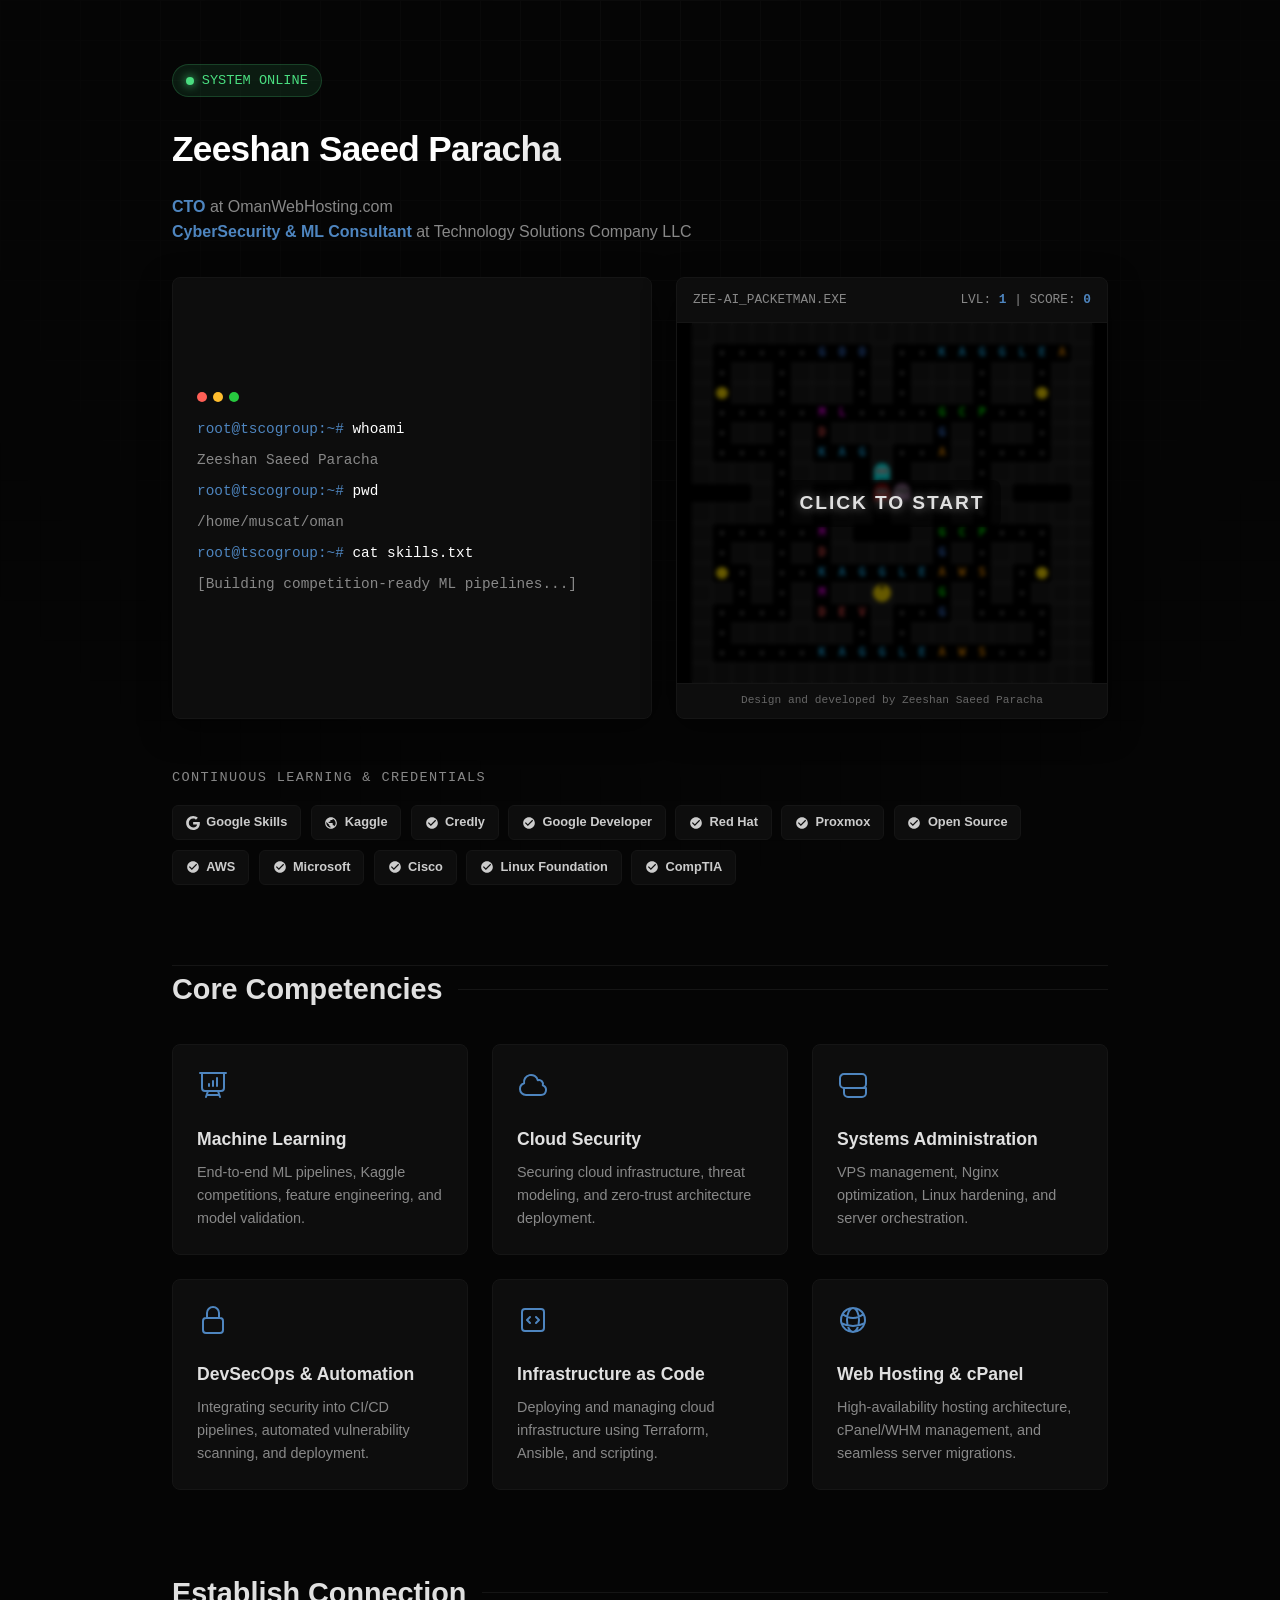
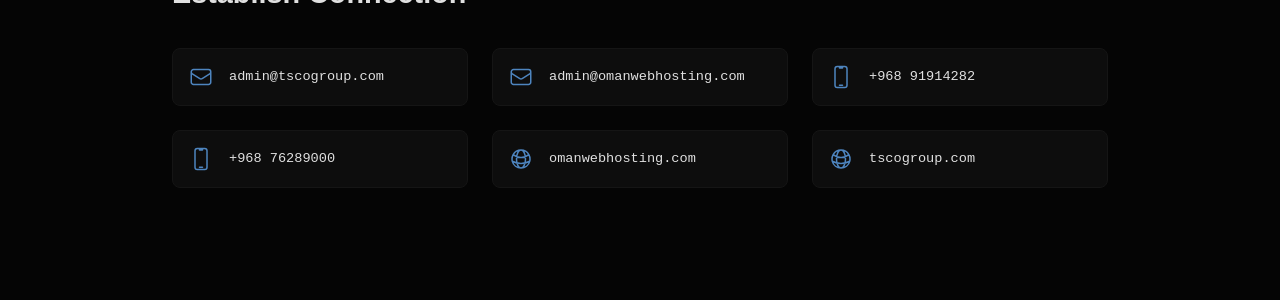
<file: index.html>
<!DOCTYPE html>
<html lang="en">
<head>
    <meta charset="UTF-8">
    <meta name="viewport" content="width=device-width, initial-scale=1.0">
    <title>Zeeshan Saeed Paracha | CTO & ML Consultant</title>
    <style>
        :root {
            --bg: #050505;
            --surface: #0d0d0d;
            --text: #e0e0e0;
            --text-muted: #888;
            --accent: #4E85BF;
            --accent-glow: rgba(78, 133, 191, 0.4);
            --grid: #151515;
        }
        * { margin: 0; padding: 0; box-sizing: border-box; }
        body {
            background-color: var(--bg);
            color: var(--text);
            font-family: 'Inter', -apple-system, sans-serif;
            line-height: 1.6;
            overflow-x: hidden;
            display: flex;
            flex-direction: column;
            min-height: 100vh;
        }
        .grid-bg {
            position: fixed;
            top: 0; left: 0; width: 100vw; height: 100vh;
            background-image: linear-gradient(var(--grid) 1px, transparent 1px),
                              linear-gradient(90deg, var(--grid) 1px, transparent 1px);
            background-size: 40px 40px;
            z-index: -1;
            opacity: 0.4;
            mask-image: radial-gradient(circle at top, black, transparent 80%);
            -webkit-mask-image: radial-gradient(circle at top, black, transparent 80%);
        }
        .container {
            max-width: 1000px;
            margin: 0 auto;
            padding: 4rem 2rem;
            flex: 1;
            width: 100%;
        }
        
        /* Hero Section */
        .hero {
            min-height: 80vh;
            display: flex;
            flex-direction: column;
            justify-content: center;
            border-bottom: 1px solid var(--grid);
            position: relative;
        }
        .status-badge {
            display: inline-flex;
            align-items: center;
            gap: 0.5rem;
            font-family: monospace;
            font-size: 0.85rem;
            color: #4ade80;
            background: rgba(74, 222, 128, 0.1);
            padding: 0.3rem 0.8rem;
            border-radius: 20px;
            border: 1px solid rgba(74, 222, 128, 0.2);
            margin-bottom: 1.5rem;
            width: fit-content;
        }
        .status-dot {
            width: 8px; height: 8px;
            background: #4ade80;
            border-radius: 50%;
            box-shadow: 0 0 10px #4ade80;
            animation: pulse 2s infinite;
        }
        h1 {
            font-size: 2.2rem; 
            font-weight: 800;
            letter-spacing: -0.02em;
            margin-bottom: 1rem;
            background: linear-gradient(135deg, #fff 30%, #666 100%);
            -webkit-background-clip: text;
            -webkit-text-fill-color: transparent;
        }
        .titles {
            font-size: 1rem;
            color: var(--text-muted);
            max-width: 700px;
            margin-bottom: 2rem;
        }
        .titles span { color: var(--accent); font-weight: 600; }

        /* Dual Box Section */
        .interactive-row {
            display: flex;
            gap: 1.5rem;
            margin-bottom: 3rem;
            flex-wrap: wrap;
        }
        
        /* Terminal Box */
        .terminal {
            background: var(--surface);
            border: 1px solid var(--grid);
            border-radius: 8px;
            padding: 1.5rem;
            font-family: monospace;
            font-size: 0.9rem;
            flex: 1;
            min-width: 300px;
            box-shadow: 0 10px 30px rgba(0,0,0,0.5);
            display: flex;
            flex-direction: column;
            justify-content: center;
        }
        .terminal-header {
            display: flex;
            gap: 6px;
            margin-bottom: 1rem;
        }
        .terminal-header div { width: 10px; height: 10px; border-radius: 50%; background: #333; }
        .term-line { margin-bottom: 0.5rem; color: #ccc; }
        .term-prompt { color: var(--accent); }
        .term-cmd { color: #fff; }

        /* Game Box */
        .game-container {
            background: var(--surface);
            border: 1px solid var(--grid);
            border-radius: 8px;
            flex: 1;
            min-width: 300px;
            display: flex;
            flex-direction: column;
            box-shadow: 0 10px 30px rgba(0,0,0,0.5);
            overflow: hidden;
            position: relative;
        }
        .game-header {
            padding: 0.75rem 1rem;
            border-bottom: 1px solid var(--grid);
            display: flex;
            justify-content: space-between;
            align-items: center;
            font-family: monospace;
            font-size: 0.8rem;
            color: var(--text-muted);
        }
        .score, .level { color: var(--accent); font-weight: bold; }
        
        .canvas-container {
            position: relative;
            width: 100%;
            display: flex;
            justify-content: center;
            background: #000;
        }

        canvas {
            display: block;
            max-width: 100%;
            height: auto;
        }

        .start-overlay {
            position: absolute;
            top: 0; left: 0; width: 100%; height: 100%;
            background: rgba(0, 0, 0, 0.6);
            display: flex;
            justify-content: center;
            align-items: center;
            cursor: pointer;
            z-index: 10;
            backdrop-filter: blur(2px);
        }
        .start-text {
            font-size: 1.2rem;
            font-weight: bold;
            letter-spacing: 0.1em;
            text-align: center;
            animation: retroBlink 1.5s infinite;
            text-shadow: 0 0 10px rgba(255, 255, 255, 0.5);
            background: rgba(0,0,0,0.5);
            padding: 0.5rem 1rem;
            border-radius: 8px;
        }
        @keyframes retroBlink {
            0% { color: #ff0000; text-shadow: 0 0 10px #ff0000; }
            20% { color: #ffff00; text-shadow: 0 0 10px #ffff00; }
            40% { color: #00ff00; text-shadow: 0 0 10px #00ff00; }
            60% { color: #00ffff; text-shadow: 0 0 10px #00ffff; }
            80% { color: #ff00ff; text-shadow: 0 0 10px #ff00ff; }
            100% { color: #ff0000; text-shadow: 0 0 10px #ff0000; }
        }
        
        .game-footer {
            padding: 0.5rem;
            text-align: center;
            font-size: 0.7rem;
            color: #666;
            font-family: monospace;
            border-top: 1px solid var(--grid);
        }

        /* Learning Logos Section */
        .learning-section {
            margin-bottom: 5rem;
        }
        .learning-label {
            font-family: monospace;
            font-size: 0.85rem;
            color: var(--text-muted);
            text-transform: uppercase;
            letter-spacing: 0.1em;
            margin-bottom: 1rem;
        }
        .logo-grid {
            display: flex;
            flex-wrap: wrap;
            gap: 0.6rem;
        }
        .logo-badge {
            display: flex;
            align-items: center;
            gap: 0.4rem;
            background: var(--surface);
            border: 1px solid var(--grid);
            padding: 0.4rem 0.8rem;
            border-radius: 6px;
            font-size: 0.8rem;
            font-weight: 600;
            color: #ccc;
            transition: all 0.3s ease;
        }
        .logo-badge:hover {
            border-color: var(--accent);
            color: #fff;
            box-shadow: 0 0 15px var(--accent-glow);
            transform: translateY(-2px);
        }
        .logo-badge svg {
            width: 14px; height: 14px;
            fill: currentColor;
        }

        /* Skills Section */
        .section-title {
            font-size: 1.8rem;
            margin-bottom: 2rem;
            display: flex;
            align-items: center;
            gap: 1rem;
        }
        .section-title::after {
            content: "";
            height: 1px;
            flex: 1;
            background: var(--grid);
        }
        .skills-grid {
            display: grid;
            grid-template-columns: repeat(auto-fit, minmax(280px, 1fr));
            gap: 1.5rem;
            margin-bottom: 5rem;
        }
        .skill-card {
            background: var(--surface);
            border: 1px solid var(--grid);
            padding: 1.5rem;
            border-radius: 8px;
            transition: all 0.3s ease;
        }
        .skill-card:hover {
            border-color: var(--accent);
            transform: translateY(-5px);
            box-shadow: 0 10px 20px var(--accent-glow);
        }
        .skill-card svg {
            width: 32px; height: 32px;
            stroke: var(--accent);
            margin-bottom: 1rem;
        }
        .skill-card h3 { font-size: 1.1rem; margin-bottom: 0.5rem; }
        .skill-card p { font-size: 0.9rem; color: var(--text-muted); }

        /* Contact Section */
        .contact-grid {
            display: grid;
            grid-template-columns: repeat(auto-fit, minmax(240px, 1fr));
            gap: 1.5rem;
            margin-bottom: 3rem;
        }
        .contact-item {
            display: flex;
            align-items: center;
            gap: 1rem;
            padding: 1rem;
            background: var(--surface);
            border: 1px solid var(--grid);
            border-radius: 8px;
            text-decoration: none;
            color: var(--text);
            transition: all 0.3s ease;
        }
        .contact-item:hover {
            border-color: var(--accent);
            background: rgba(78, 133, 191, 0.05);
            transform: translateY(-2px);
        }
        .contact-item svg { width: 24px; height: 24px; stroke: var(--accent); flex-shrink: 0; }
        .contact-item span { font-size: 0.85rem; font-family: monospace; word-break: break-all; }

        @keyframes pulse {
            0% { opacity: 1; }
            50% { opacity: 0.5; }
            100% { opacity: 1; }
        }
    </style>
</head>
<body>
    <div class="grid-bg"></div>

    <div class="container">
        <!-- HERO SECTION -->
        <section class="hero">
            <div class="status-badge">
                <div class="status-dot"></div>
                SYSTEM ONLINE
            </div>
            <h1>Zeeshan Saeed Paracha</h1>
            <p class="titles">
                <span>CTO</span> at OmanWebHosting.com <br>
                <span>CyberSecurity & ML Consultant</span> at Technology Solutions Company LLC
            </p>

            <div class="interactive-row">
                <!-- TERMINAL BOX -->
                <div class="terminal">
                    <div class="terminal-header">
                        <div style="background:#ff5f56;"></div>
                        <div style="background:#ffbd2e;"></div>
                        <div style="background:#27c93f;"></div>
                    </div>
                    <div class="term-line"><span class="term-prompt">root@tscogroup:~#</span> <span class="term-cmd">whoami</span></div>
                    <div class="term-line" style="color: #888;">Zeeshan Saeed Paracha</div>
                    <div class="term-line"><span class="term-prompt">root@tscogroup:~#</span> <span class="term-cmd">pwd</span></div>
                    <div class="term-line" style="color: #888;">/home/muscat/oman</div>
                    <div class="term-line"><span class="term-prompt">root@tscogroup:~#</span> <span class="term-cmd">cat skills.txt</span></div>
                    <div class="term-line" style="color: #888;">[Building competition-ready ML pipelines...]</div>
                </div>

                <!-- ZEE-AI PACKETMAN GAME -->
                <div class="game-container">
                    <div class="game-header">
                        <span>ZEE-AI_PACKETMAN.EXE</span>
                        <span>LVL: <span class="level" id="level">1</span> | SCORE: <span class="score" id="score">0</span></span>
                    </div>
                    <div class="canvas-container">
                        <canvas id="gameCanvas" width="400" height="360"></canvas>
                        <div class="start-overlay" id="startOverlay">
                            <div class="start-text">CLICK TO START</div>
                        </div>
                    </div>
                    <div class="game-footer">Design and developed by Zeeshan Saeed Paracha</div>
                </div>
            </div>

            <!-- LEARNING LOGOS SECTION -->
            <div class="learning-section">
                <div class="learning-label">Continuous Learning & Credentials</div>
                <div class="logo-grid">
                    <div class="logo-badge">
                        <svg viewBox="0 0 24 24"><path d="M12.24 10.285V14.4h6.806c-.275 1.765-2.056 5.174-6.806 5.174-4.095 0-7.439-3.389-7.439-7.574s3.345-7.574 7.439-7.574c2.33 0 3.891.989 4.785 1.849l3.254-3.138C18.189 1.186 15.479 0 12.24 0c-6.635 0-12 5.365-12 12s5.365 12 12 12c6.926 0 11.52-4.869 11.52-11.726 0-.788-.085-1.39-.189-1.989H12.24z"/></svg>
                        Google Skills
                    </div>
                    <div class="logo-badge">
                        <svg viewBox="0 0 24 24"><path d="M12 2C6.48 2 2 6.48 2 12s4.48 10 10 10 10-4.48 10-10S17.52 2 12 2zm-1 17.93c-3.95-.49-7-3.85-7-7.93 0-.62.08-1.21.21-1.79L9 15v1c0 1.1.9 2 2 2v1.93zm6.9-2.54c-.26-.81-1-1.39-1.9-1.39h-1v-3c0-.55-.45-1-1-1H8v-2h2c.55 0 1-.45 1-1V7h2c1.1 0 2-.9 2-2v-.41c2.93 1.19 5 4.06 5 7.41 0 2.08-.8 3.97-2.1 5.39z"/></svg>
                        Kaggle
                    </div>
                    <div class="logo-badge">
                        <svg viewBox="0 0 24 24"><path d="M12 2C6.48 2 2 6.48 2 12s4.48 10 10 10 10-4.48 10-10S17.52 2 12 2zm-2 15l-5-5 1.41-1.41L10 14.17l7.59-7.59L19 8l-9 9z"/></svg>
                        Credly
                    </div>
                    <div class="logo-badge">
                        <svg viewBox="0 0 24 24"><path d="M12 2C6.48 2 2 6.48 2 12s4.48 10 10 10 10-4.48 10-10S17.52 2 12 2zm-2 15l-5-5 1.41-1.41L10 14.17l7.59-7.59L19 8l-9 9z"/></svg>
                        Google Developer
                    </div>
                    <div class="logo-badge">
                        <svg viewBox="0 0 24 24"><path d="M12 2C6.48 2 2 6.48 2 12s4.48 10 10 10 10-4.48 10-10S17.52 2 12 2zm-2 15l-5-5 1.41-1.41L10 14.17l7.59-7.59L19 8l-9 9z"/></svg>
                        Red Hat
                    </div>
                    <div class="logo-badge">
                        <svg viewBox="0 0 24 24"><path d="M12 2C6.48 2 2 6.48 2 12s4.48 10 10 10 10-4.48 10-10S17.52 2 12 2zm-2 15l-5-5 1.41-1.41L10 14.17l7.59-7.59L19 8l-9 9z"/></svg>
                        Proxmox
                    </div>
                    <div class="logo-badge">
                        <svg viewBox="0 0 24 24"><path d="M12 2C6.48 2 2 6.48 2 12s4.48 10 10 10 10-4.48 10-10S17.52 2 12 2zm-2 15l-5-5 1.41-1.41L10 14.17l7.59-7.59L19 8l-9 9z"/></svg>
                        Open Source
                    </div>
                    <div class="logo-badge">
                        <svg viewBox="0 0 24 24"><path d="M12 2C6.48 2 2 6.48 2 12s4.48 10 10 10 10-4.48 10-10S17.52 2 12 2zm-2 15l-5-5 1.41-1.41L10 14.17l7.59-7.59L19 8l-9 9z"/></svg>
                        AWS
                    </div>
                    <div class="logo-badge">
                        <svg viewBox="0 0 24 24"><path d="M12 2C6.48 2 2 6.48 2 12s4.48 10 10 10 10-4.48 10-10S17.52 2 12 2zm-2 15l-5-5 1.41-1.41L10 14.17l7.59-7.59L19 8l-9 9z"/></svg>
                        Microsoft
                    </div>
                    <div class="logo-badge">
                        <svg viewBox="0 0 24 24"><path d="M12 2C6.48 2 2 6.48 2 12s4.48 10 10 10 10-4.48 10-10S17.52 2 12 2zm-2 15l-5-5 1.41-1.41L10 14.17l7.59-7.59L19 8l-9 9z"/></svg>
                        Cisco
                    </div>
                    <div class="logo-badge">
                        <svg viewBox="0 0 24 24"><path d="M12 2C6.48 2 2 6.48 2 12s4.48 10 10 10 10-4.48 10-10S17.52 2 12 2zm-2 15l-5-5 1.41-1.41L10 14.17l7.59-7.59L19 8l-9 9z"/></svg>
                        Linux Foundation
                    </div>
                    <div class="logo-badge">
                        <svg viewBox="0 0 24 24"><path d="M12 2C6.48 2 2 6.48 2 12s4.48 10 10 10 10-4.48 10-10S17.52 2 12 2zm-2 15l-5-5 1.41-1.41L10 14.17l7.59-7.59L19 8l-9 9z"/></svg>
                        CompTIA
                    </div>
                </div>
            </div>
        </section>

        <!-- SKILLS SECTION -->
        <section>
            <h2 class="section-title">Core Competencies</h2>
            <div class="skills-grid">
                <div class="skill-card">
                    <svg fill="none" viewBox="0 0 24 24" stroke-width="1.5"><path stroke-linecap="round" stroke-linejoin="round" d="M3.75 3v11.25A2.25 2.25 0 006 16.5h2.25M3.75 3h-1.5m1.5 0h16.5m0 0h1.5m-1.5 0v11.25A2.25 2.25 0 0118 16.5h-2.25m-7.5 0h7.5m-7.5 0l-1 3m8.5-3l1 3m0 0l.5 1.5m-.5-1.5h-9.5m0 0l-.5 1.5M9 11.25v1.5M12 9v3.75m3-6v6" /></svg>
                    <h3>Machine Learning</h3>
                    <p>End-to-end ML pipelines, Kaggle competitions, feature engineering, and model validation.</p>
                </div>
                <div class="skill-card">
                    <svg fill="none" viewBox="0 0 24 24" stroke-width="1.5"><path stroke-linecap="round" stroke-linejoin="round" d="M2.25 15a4.5 4.5 0 004.5 4.5H18a3.75 3.75 0 001.332-7.257 3 3 0 00-3.758-3.848 5.25 5.25 0 00-10.233 2.33A4.502 4.502 0 002.25 15z" /></svg>
                    <h3>Cloud Security</h3>
                    <p>Securing cloud infrastructure, threat modeling, and zero-trust architecture deployment.</p>
                </div>
                <div class="skill-card">
                    <svg fill="none" viewBox="0 0 24 24" stroke-width="1.5"><path stroke-linecap="round" stroke-linejoin="round" d="M5.25 14.25h13.5m-13.5 0a3 3 0 01-3-3V6.75a3 3 0 013-3h13.5a3 3 0 013 3v4.5a3 3 0 01-3 3m-13.5 0v3.75a3 3 0 003 3h10.5a3 3 0 003-3v-3.75m-13.5 0h13.5m-13.5 0h13.5" /></svg>
                    <h3>Systems Administration</h3>
                    <p>VPS management, Nginx optimization, Linux hardening, and server orchestration.</p>
                </div>
                <div class="skill-card">
                    <svg fill="none" viewBox="0 0 24 24" stroke-width="1.5"><path stroke-linecap="round" stroke-linejoin="round" d="M16.5 10.5V6.75a4.5 4.5 0 10-9 0v3.75m-.75 11.25h10.5a2.25 2.25 0 002.25-2.25v-6.75a2.25 2.25 0 00-2.25-2.25H6.75a2.25 2.25 0 00-2.25 2.25v6.75a2.25 2.25 0 002.25 2.25z" /></svg>
                    <h3>DevSecOps & Automation</h3>
                    <p>Integrating security into CI/CD pipelines, automated vulnerability scanning, and deployment.</p>
                </div>
                <div class="skill-card">
                    <svg fill="none" viewBox="0 0 24 24" stroke-width="1.5"><path stroke-linecap="round" stroke-linejoin="round" d="M14.25 9.75L16.5 12l-2.25 2.25m-4.5 0L7.5 12l2.25-2.25M6 20.25h12A2.25 2.25 0 0020.25 18V6A2.25 2.25 0 0018 3.75H6A2.25 2.25 0 003.75 6v12A2.25 2.25 0 006 20.25z" /></svg>
                    <h3>Infrastructure as Code</h3>
                    <p>Deploying and managing cloud infrastructure using Terraform, Ansible, and scripting.</p>
                </div>
                <div class="skill-card">
                    <svg fill="none" viewBox="0 0 24 24" stroke-width="1.5"><path stroke-linecap="round" stroke-linejoin="round" d="M12 21a9.004 9.004 0 008.716-6.747M12 21a9.004 9.004 0 01-8.716-6.747M12 21c2.485 0 4.5-4.03 4.5-9S14.485 3 12 3m0 18c-2.485 0-4.5-4.03-4.5-9S9.515 3 12 3m0 0a8.997 8.997 0 017.843 4.582M12 3a8.997 8.997 0 00-7.843 4.582m15.686 0A11.953 11.953 0 0112 10.5c-2.998 0-5.74-1.1-7.843-2.918m15.686 0A8.959 8.959 0 0121 12c0 .778-.099 1.533-.284 2.253m0 0A17.919 17.919 0 0112 16.5c-3.162 0-6.133-.815-8.716-2.247m0 0A9.015 9.015 0 013 12c0-1.605.42-3.113 1.157-4.418" /></svg>
                    <h3>Web Hosting & cPanel</h3>
                    <p>High-availability hosting architecture, cPanel/WHM management, and seamless server migrations.</p>
                </div>
            </div>
        </section>

        <!-- CONTACT SECTION -->
        <section>
            <h2 class="section-title">Establish Connection</h2>
            <div class="contact-grid">
                <a href="mailto:admin@tscogroup.com" class="contact-item">
                    <svg fill="none" viewBox="0 0 24 24" stroke-width="1.5"><path stroke-linecap="round" stroke-linejoin="round" d="M21.75 6.75v10.5a2.25 2.25 0 01-2.25 2.25h-15a2.25 2.25 0 01-2.25-2.25V6.75m19.5 0A2.25 2.25 0 0019.5 4.5h-15a2.25 2.25 0 00-2.25 2.25m19.5 0v.243a2.25 2.25 0 01-1.07 1.916l-7.5 4.615a2.25 2.25 0 01-2.36 0L3.32 8.91a2.25 2.25 0 01-1.07-1.916V6.75" /></svg>
                    <span>admin@tscogroup.com</span>
                </a>
                <a href="mailto:admin@omanwebhosting.com" class="contact-item">
                    <svg fill="none" viewBox="0 0 24 24" stroke-width="1.5"><path stroke-linecap="round" stroke-linejoin="round" d="M21.75 6.75v10.5a2.25 2.25 0 01-2.25 2.25h-15a2.25 2.25 0 01-2.25-2.25V6.75m19.5 0A2.25 2.25 0 0019.5 4.5h-15a2.25 2.25 0 00-2.25 2.25m19.5 0v.243a2.25 2.25 0 01-1.07 1.916l-7.5 4.615a2.25 2.25 0 01-2.36 0L3.32 8.91a2.25 2.25 0 01-1.07-1.916V6.75" /></svg>
                    <span>admin@omanwebhosting.com</span>
                </a>
                <a href="https://wa.me/96891914282" target="_blank" class="contact-item">
                    <svg fill="none" viewBox="0 0 24 24" stroke-width="1.5"><path stroke-linecap="round" stroke-linejoin="round" d="M10.5 1.5H8.25A2.25 2.25 0 006 3.75v16.5a2.25 2.25 0 002.25 2.25h7.5A2.25 2.25 0 0018 20.25V3.75a2.25 2.25 0 00-2.25-2.25H13.5m-3 0V3h3V1.5m-3 0h3m-3 18.75h3" /></svg>
                    <span>+968 91914282</span>
                </a>
                <a href="https://wa.me/96876289000" target="_blank" class="contact-item">
                    <svg fill="none" viewBox="0 0 24 24" stroke-width="1.5"><path stroke-linecap="round" stroke-linejoin="round" d="M10.5 1.5H8.25A2.25 2.25 0 006 3.75v16.5a2.25 2.25 0 002.25 2.25h7.5A2.25 2.25 0 0018 20.25V3.75a2.25 2.25 0 00-2.25-2.25H13.5m-3 0V3h3V1.5m-3 0h3m-3 18.75h3" /></svg>
                    <span>+968 76289000</span>
                </a>
                <a href="https://omanwebhosting.com" target="_blank" class="contact-item">
                    <svg fill="none" viewBox="0 0 24 24" stroke-width="1.5"><path stroke-linecap="round" stroke-linejoin="round" d="M12 21a9.004 9.004 0 008.716-6.747M12 21a9.004 9.004 0 01-8.716-6.747M12 21c2.485 0 4.5-4.03 4.5-9S14.485 3 12 3m0 18c-2.485 0-4.5-4.03-4.5-9S9.515 3 12 3m0 0a8.997 8.997 0 017.843 4.582M12 3a8.997 8.997 0 00-7.843 4.582m15.686 0A11.953 11.953 0 0112 10.5c-2.998 0-5.74-1.1-7.843-2.918m15.686 0A8.959 8.959 0 0121 12c0 .778-.099 1.533-.284 2.253m0 0A17.919 17.919 0 0112 16.5c-3.162 0-6.133-.815-8.716-2.247m0 0A9.015 9.015 0 013 12c0-1.605.42-3.113 1.157-4.418" /></svg>
                    <span>omanwebhosting.com</span>
                </a>
                <a href="https://tscogroup.com" target="_blank" class="contact-item">
                    <svg fill="none" viewBox="0 0 24 24" stroke-width="1.5"><path stroke-linecap="round" stroke-linejoin="round" d="M12 21a9.004 9.004 0 008.716-6.747M12 21a9.004 9.004 0 01-8.716-6.747M12 21c2.485 0 4.5-4.03 4.5-9S14.485 3 12 3m0 18c-2.485 0-4.5-4.03-4.5-9S9.515 3 12 3m0 0a8.997 8.997 0 017.843 4.582M12 3a8.997 8.997 0 00-7.843 4.582m15.686 0A11.953 11.953 0 0112 10.5c-2.998 0-5.74-1.1-7.843-2.918m15.686 0A8.959 8.959 0 0121 12c0 .778-.099 1.533-.284 2.253m0 0A17.919 17.919 0 0112 16.5c-3.162 0-6.133-.815-8.716-2.247m0 0A9.015 9.015 0 013 12c0-1.605.42-3.113 1.157-4.418" /></svg>
                    <span>tscogroup.com</span>
                </a>
            </div>
        </section>
    </div>

    <!-- GAME SCRIPT -->
    <script>
        const canvas = document.getElementById('gameCanvas');
        const ctx = canvas.getContext('2d');
        const scoreEl = document.getElementById('score');
        const levelEl = document.getElementById('level');
        const startOverlay = document.getElementById('startOverlay');

        const tileSize = 20;
        const map = [
            "####################",
            "#........#.........#",
            "#.##.###.#.###.##.#",
            "#o##.###.#.###.##o#",
            "#.................#",
            "#.##.#.#####.#.##.#",
            "#....#...#...#....#",
            "####.### # ###.####",
            "   #.#       #.#   ",
            "####.# ##-## #.####",
            "#......#   #......#",
            "#.##.#.#####.#.##.#",
            "#o.#...........#.o#",
            "##.#.#.#####.#.#.##",
            "#....#...#...#....#",
            "#.######.#.######.#",
            "#.................#",
            "####################"
        ];

        let grid = [];
        let score = 0;
        let level = 1;
        let isPlaying = false;
        let animationId;
        let frightTimer = 0;
        let pelletsLeft = 0;

        let pacman = { x: 9, y: 13, dx: 0, dy: 0, nextDx: 0, nextDy: 0, angle: 0, mouth: 0, mouthDir: 1 };
        
        const ghostSpawns = [
            { x: 9, y: 8, color: '#ff0000' },
            { x: 10, y: 8, color: '#ffb8ff' },
            { x: 9, y: 7, color: '#00ffff' }
        ];

        let ghosts = [];

        function resetGhosts() {
            ghosts = ghostSpawns.map(g => ({ 
                ...g, 
                dx: 0, 
                dy: 0, 
                state: 0, 
                respawnTimer: 0,
                targetX: g.x,
                targetY: g.y
            }));
        }

        const words = ["GOOGLE", "KAGGLE", "AWS", "ML", "GCP", "DEV"];
        const wordColors = ["#4285F4", "#20BEFF", "#FF9900", "#FF00FF", "#00FF00", "#FF5555"];
        let wordIndex = 0;

        function initGame() {
            grid = [];
            wordIndex = 0;
            pelletsLeft = 0;
            frightTimer = 0;
            pacman.x = 9; pacman.y = 13; pacman.dx = 0; pacman.dy = 0; pacman.nextDx = 0; pacman.nextDy = 0;
            resetGhosts();

            for (let r = 0; r < map.length; r++) {
                let row = [];
                for (let c = 0; c < map[r].length; c++) {
                    let char = map[r][c];
                    if (char === '#') row.push(1);
                    else if (char === '.') {
                        pelletsLeft++;
                        if (c % 6 === 0) {
                            row.push({ type: 2, word: words[wordIndex], color: wordColors[wordIndex], charIndex: 0 });
                            wordIndex = (wordIndex + 1) % words.length;
                        } else {
                            let prev = row[row.length - 1];
                            if (prev && typeof prev === 'object' && prev.type === 2 && prev.charIndex < prev.word.length - 1) {
                                row.push({ type: 2, word: prev.word, color: prev.color, charIndex: prev.charIndex + 1 });
                            } else {
                                row.push(2);
                            }
                        }
                    }
                    else if (char === 'o') { row.push(3); pelletsLeft++; }
                    else row.push(0);
                }
                row.push(1);
                grid.push(row);
            }
        }

        function nextLevel() {
            level++;
            levelEl.innerText = level;
            initGame();
            draw();
        }

        initGame();
        draw(); 

        startOverlay.addEventListener('click', () => {
            startOverlay.style.display = 'none';
            isPlaying = true;
            canvas.focus();
            if (animationId) cancelAnimationFrame(animationId);
            gameLoop();
        });

        window.addEventListener('keydown', (e) => {
            if (!isPlaying) return;
            if (['ArrowUp', 'ArrowDown', 'ArrowLeft', 'ArrowRight', 'w', 'a', 's', 'd'].includes(e.key)) {
                e.preventDefault();
            }
            if (e.key === 'ArrowUp' || e.key === 'w') { pacman.nextDx = 0; pacman.nextDy = -1; pacman.angle = -Math.PI/2; }
            if (e.key === 'ArrowDown' || e.key === 's') { pacman.nextDx = 0; pacman.nextDy = 1; pacman.angle = Math.PI/2; }
            if (e.key === 'ArrowLeft' || e.key === 'a') { pacman.nextDx = -1; pacman.nextDy = 0; pacman.angle = Math.PI; }
            if (e.key === 'ArrowRight' || e.key === 'd') { pacman.nextDx = 1; pacman.nextDy = 0; pacman.angle = 0; }
        });

        function draw() {
            ctx.fillStyle = '#000';
            ctx.fillRect(0, 0, canvas.width, canvas.height);

            for (let r = 0; r < grid.length; r++) {
                for (let c = 0; c < grid[r].length; c++) {
                    let val = grid[r][c];
                    let x = c * tileSize;
                    let y = r * tileSize;
                    
                    if (val === 1) {
                        ctx.fillStyle = '#1a1a1a';
                        ctx.fillRect(x, y, tileSize, tileSize);
                        ctx.strokeStyle = '#333';
                        ctx.strokeRect(x, y, tileSize, tileSize);
                    } else if (val === 3) {
                        ctx.fillStyle = '#ffdf00';
                        ctx.beginPath();
                        ctx.arc(x + tileSize/2, y + tileSize/2, 6, 0, Math.PI * 2);
                        ctx.fill();
                    } else if (val && typeof val === 'object' && val.type === 2) {
                        ctx.fillStyle = val.color;
                        ctx.font = "bold 12px monospace";
                        ctx.textAlign = "center";
                        ctx.textBaseline = "middle";
                        let letter = val.word[val.charIndex];
                        ctx.fillText(letter, x + tileSize/2, y + tileSize/2);
                    } else if (val === 2) {
                        ctx.fillStyle = '#666';
                        ctx.beginPath();
                        ctx.arc(x + tileSize/2, y + tileSize/2, 2, 0, Math.PI * 2);
                        ctx.fill();
                    }
                }
            }

            // Draw Pacman
            ctx.save();
            ctx.translate(pacman.x * tileSize + tileSize/2, pacman.y * tileSize + tileSize/2);
            ctx.rotate(pacman.angle);
            ctx.fillStyle = '#ffdf00';
            ctx.beginPath();
            if(isPlaying) {
                pacman.mouth += 0.15 * pacman.mouthDir;
                if (pacman.mouth > 1 || pacman.mouth < 0) pacman.mouthDir *= -1;
            }
            let mouthAngle = pacman.mouth * 0.6;
            ctx.arc(0, 0, tileSize/2 - 1, mouthAngle, Math.PI * 2 - mouthAngle);
            ctx.lineTo(0, 0);
            ctx.fill();
            
            // Eye
            ctx.fillStyle = '#000';
            ctx.beginPath();
            ctx.arc(0, -6, 2, 0, Math.PI * 2);
            ctx.fill();
            ctx.restore();

            // Draw Ghosts
            ghosts.forEach(g => {
                let drawBody = g.state !== 2; 

                ctx.save();
                ctx.translate(g.x * tileSize + tileSize/2, g.y * tileSize + tileSize/2);
                
                if (drawBody) {
                    if (g.state === 1) {
                        if (frightTimer < 120 && Math.floor(frightTimer / 15) % 2 === 0) {
                            ctx.fillStyle = '#fff';
                        } else {
                            ctx.fillStyle = '#0000ff';
                        }
                    } else {
                        ctx.fillStyle = g.color;
                    }

                    ctx.beginPath();
                    ctx.arc(0, -2, tileSize/2 - 2, Math.PI, 0);
                    ctx.lineTo(tileSize/2 - 2, tileSize/2 - 2);
                    for(let i=0; i<3; i++) {
                        ctx.lineTo(tileSize/2 - 2 - (i*4+2), tileSize/2 - 4);
                        ctx.lineTo(tileSize/2 - 2 - (i*4+4), tileSize/2 - 2);
                    }
                    ctx.lineTo(-(tileSize/2 - 2), tileSize/2 - 2);
                    ctx.fill();
                }
                
                ctx.fillStyle = (g.state === 1 && frightTimer > 120) ? '#ffb8ff' : '#fff';
                ctx.beginPath(); ctx.arc(-3, -2, 3, 0, Math.PI*2); ctx.fill();
                ctx.beginPath(); ctx.arc(3, -2, 3, 0, Math.PI*2); ctx.fill();
                ctx.fillStyle = '#000';
                ctx.beginPath(); ctx.arc(-3, -2, 1.5, 0, Math.PI*2); ctx.fill();
                ctx.beginPath(); ctx.arc(3, -2, 1.5, 0, Math.PI*2); ctx.fill();
                ctx.restore();
            });
        }

        function update() {
            if (!isPlaying) return;

            // 1. Handle Pacman Input
            if (pacman.nextDx !== 0 || pacman.nextDy !== 0) {
                if (Math.abs(pacman.x - Math.round(pacman.x)) < 0.2 && Math.abs(pacman.y - Math.round(pacman.y)) < 0.2) {
                    let turnX = Math.round(pacman.x) + pacman.nextDx;
                    let turnY = Math.round(pacman.y) + pacman.nextDy;
                    if (grid[turnY] && grid[turnY][turnX] !== 1) {
                        pacman.x = Math.round(pacman.x);
                        pacman.y = Math.round(pacman.y);
                        pacman.dx = pacman.nextDx;
                        pacman.dy = pacman.nextDy;
                        pacman.nextDx = 0; pacman.nextDy = 0;
                    }
                }
            }

            // 2. Move Pacman
            let pSpeed = 0.12 + (level * 0.01);
            let nextX = pacman.x + pacman.dx * pSpeed;
            let nextY = pacman.y + pacman.dy * pSpeed;
            let checkX = Math.round(nextX + (pacman.dx > 0 ? 0.4 : (pacman.dx < 0 ? -0.4 : 0)));
            let checkY = Math.round(nextY + (pacman.dy > 0 ? 0.4 : (pacman.dy < 0 ? -0.4 : 0)));

            if (grid[checkY] && grid[checkY][checkX] !== 1) {
                pacman.x = nextX;
                pacman.y = nextY;
            } else {
                if (pacman.dx !== 0) pacman.x = Math.round(pacman.x);
                if (pacman.dy !== 0) pacman.y = Math.round(pacman.y);
                pacman.dx = 0; pacman.dy = 0;
            }

            // 3. Eat Pellets
            let cx = Math.round(pacman.x);
            let cy = Math.round(pacman.y);
            if (grid[cy] && grid[cy][cx] !== 1 && grid[cy][cx] !== 0) {
                if (grid[cy][cx] === 2 || (grid[cy][cx] && grid[cy][cx].type === 2)) {
                    score += 10;
                } else if (grid[cy][cx] === 3) {
                    score += 50;
                    frightTimer = 360; 
                    ghosts.forEach(g => { if(g.state === 0) g.state = 1; });
                }
                grid[cy][cx] = 0;
                scoreEl.innerText = score;
                pelletsLeft--;

                if (pelletsLeft <= 0) {
                    nextLevel();
                    return;
                }
            }

            if (frightTimer > 0) {
                frightTimer--;
                if (frightTimer === 0) {
                    ghosts.forEach(g => { if(g.state === 1) g.state = 0; });
                }
            }

            // 4. Ghost AI (Look-Ahead Node System)
            ghosts.forEach((g, index) => {
                if (g.state === 2) {
                    g.respawnTimer--;
                    if (g.respawnTimer <= 0) {
                        g.state = 0;
                        g.x = ghostSpawns[index].x;
                        g.y = ghostSpawns[index].y;
                        g.dx = 0; g.dy = 0;
                        g.targetX = g.x;
                        g.targetY = g.y;
                    }
                    return; 
                }

                // Calculate distance to target node
                let distToTarget = Math.abs(g.x - g.targetX) + Math.abs(g.y - g.targetY);
                
                // Use a slightly larger threshold to account for JS floating point weirdness
                if (distToTarget < 0.15) {
                    g.x = g.targetX;
                    g.y = g.targetY;
                    
                    let possible = [];
                    [[0,-1],[0,1],[-1,0],[1,0]].forEach(dir => {
                        if (grid[g.y+dir[1]] && grid[g.y+dir[1]][g.x+dir[0]] !== 1) {
                            possible.push(dir);
                        }
                    });

                    // Do not reverse unless dead end
                    let forward = possible.filter(d => !(d[0] === -g.dx && d[1] === -g.dy));
                    if (forward.length > 0) possible = forward;
                    
                    let nextDir = possible[0];

                    if (possible.length > 0) {
                        if (g.state === 1) {
                            nextDir = possible[Math.floor(Math.random() * possible.length)];
                        } else {
                            if (Math.random() < 0.3) {
                                nextDir = possible[Math.floor(Math.random() * possible.length)];
                            } else {
                                possible.sort((a, b) => {
                                    let distA = Math.hypot((g.x + a[0]) - pacman.x, (g.y + a[1]) - pacman.y);
                                    let distB = Math.hypot((g.x + b[0]) - pacman.x, (g.y + b[1]) - pacman.y);
                                    return distA - distB; 
                                });
                                nextDir = possible[0];
                            }
                        }
                    }
                    
                    g.dx = nextDir[0]; 
                    g.dy = nextDir[1];
                    g.targetX = g.x + g.dx;
                    g.targetY = g.y + g.dy;
                }

                // Move ghost continuously
                let gSpeed = g.state === 1 ? 0.06 : (0.08 + (level * 0.005));
                if (g.dx > 0) g.x = Math.min(g.x + gSpeed, g.targetX);
                if (g.dx < 0) g.x = Math.max(g.x - gSpeed, g.targetX);
                if (g.dy > 0) g.y = Math.min(g.y + gSpeed, g.targetY);
                if (g.dy < 0) g.y = Math.max(g.y - gSpeed, g.targetY);

                // Check collision with Pacman
                let dist = Math.hypot(g.x - pacman.x, g.y - pacman.y);
                if (dist < 0.6) {
                    if (g.state === 1) {
                        score += 200;
                        scoreEl.innerText = score;
                        g.state = 2;
                        g.respawnTimer = 180;
                        g.dx = 0; g.dy = 0;
                    } else if (g.state === 0) {
                        pacman.x = 9;
                        pacman.y = 13;
                        pacman.dx = 0; pacman.dy = 0;
                        pacman.nextDx = 0; pacman.nextDy = 0;
                    }
                }
            });
        }

        function gameLoop() {
            update();
            draw();
            if (isPlaying) {
                animationId = requestAnimationFrame(gameLoop);
            }
        }
    </script>
</body>
</html>
</file>
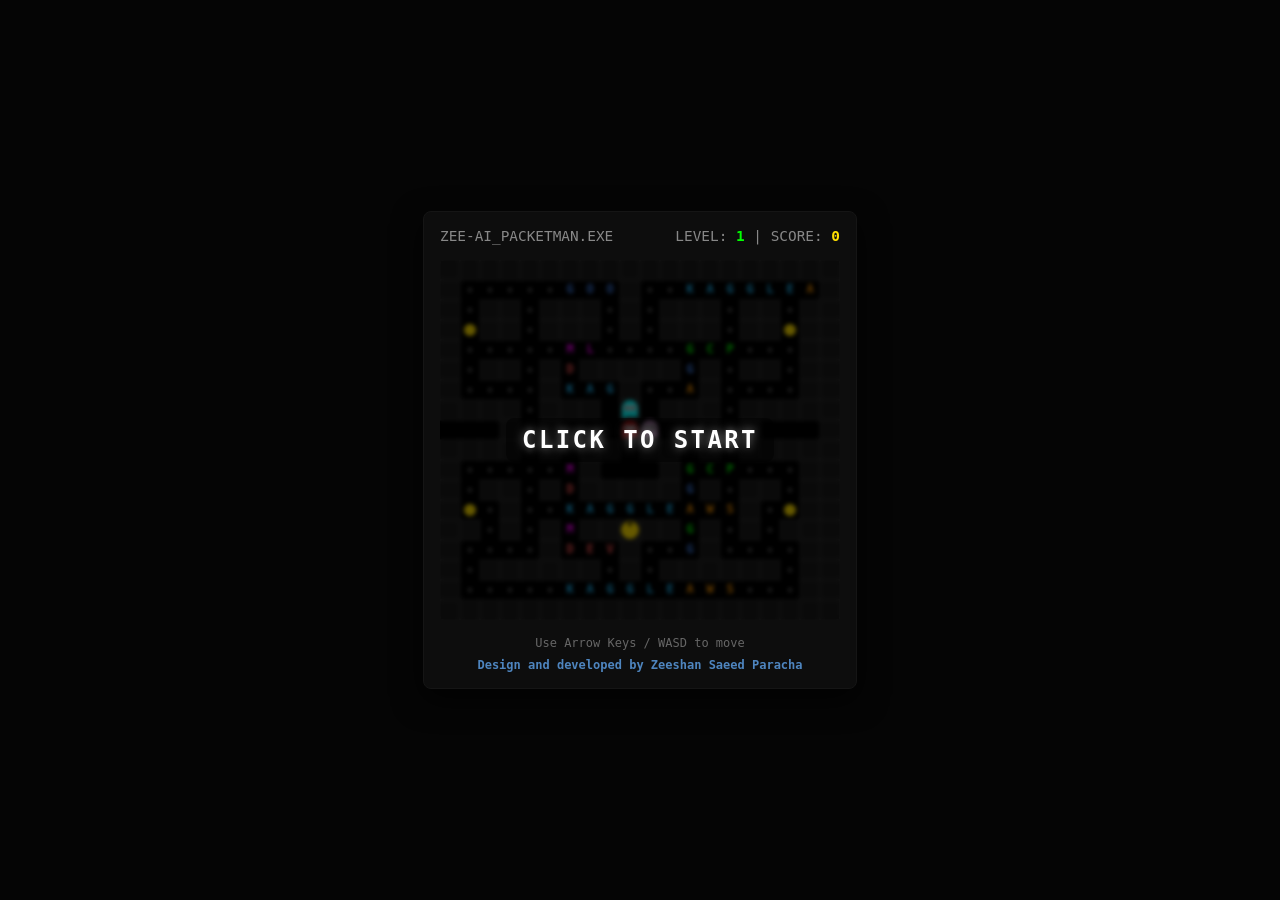
<file: game.html>
<!DOCTYPE html>
<html lang="en">
<head>
    <meta charset="UTF-8">
    <meta name="viewport" content="width=device-width, initial-scale=1.0">
    <title>ZEE-AI PACKETMAN</title>
    <style>
        body {
            background-color: #050505;
            color: #fff;
            font-family: monospace;
            display: flex;
            flex-direction: column;
            align-items: center;
            justify-content: center;
            height: 100vh;
            margin: 0;
        }
        .game-wrapper {
            background: #0d0d0d;
            border: 1px solid #151515;
            border-radius: 8px;
            padding: 1rem;
            box-shadow: 0 10px 30px rgba(0,0,0,0.8);
            position: relative;
        }
        .header {
            display: flex;
            justify-content: space-between;
            margin-bottom: 1rem;
            font-size: 0.9rem;
            color: #888;
        }
        .score { color: #ffdf00; font-weight: bold; }
        .level { color: #00ff00; font-weight: bold; }
        
        .canvas-container {
            position: relative;
        }

        canvas {
            background: #000;
            border-radius: 4px;
            display: block;
        }

        .start-overlay {
            position: absolute;
            top: 0; left: 0; width: 100%; height: 100%;
            background: rgba(0, 0, 0, 0.6);
            display: flex;
            flex-direction: column;
            justify-content: center;
            align-items: center;
            border-radius: 4px;
            cursor: pointer;
            z-index: 10;
            backdrop-filter: blur(2px);
        }
        .start-text {
            font-size: 1.5rem;
            font-weight: bold;
            letter-spacing: 0.1em;
            text-align: center;
            animation: retroBlink 1.5s infinite;
            text-shadow: 0 0 10px rgba(255, 255, 255, 0.5);
            background: rgba(0,0,0,0.5);
            padding: 0.5rem 1rem;
            border-radius: 8px;
        }
        @keyframes retroBlink {
            0% { color: #ff0000; text-shadow: 0 0 10px #ff0000; }
            20% { color: #ffff00; text-shadow: 0 0 10px #ffff00; }
            40% { color: #00ff00; text-shadow: 0 0 10px #00ff00; }
            60% { color: #00ffff; text-shadow: 0 0 10px #00ffff; }
            80% { color: #ff00ff; text-shadow: 0 0 10px #ff00ff; }
            100% { color: #ff0000; text-shadow: 0 0 10px #ff0000; }
        }

        .controls { 
            margin-top: 1rem; 
            color: #666; 
            font-size: 0.75rem; 
            text-align: center; 
            display: flex;
            flex-direction: column;
            gap: 0.5rem;
        }
        .credits { color: #4E85BF; font-weight: bold; }
    </style>
</head>
<body>

    <div class="game-wrapper">
        <div class="header">
            <span>ZEE-AI_PACKETMAN.EXE</span>
            <span>LEVEL: <span class="level" id="level">1</span> | SCORE: <span class="score" id="score">0</span></span>
        </div>
        
        <div class="canvas-container">
            <canvas id="gameCanvas" width="400" height="360"></canvas>
            <div class="start-overlay" id="startOverlay">
                <div class="start-text">CLICK TO START</div>
            </div>
        </div>

        <div class="controls">
            <div>Use Arrow Keys / WASD to move</div>
            <div class="credits">Design and developed by Zeeshan Saeed Paracha</div>
        </div>
    </div>

    <script>
        const canvas = document.getElementById('gameCanvas');
        const ctx = canvas.getContext('2d');
        const scoreEl = document.getElementById('score');
        const levelEl = document.getElementById('level');
        const startOverlay = document.getElementById('startOverlay');

        const tileSize = 20;
        const map = [
            "####################",
            "#........#.........#",
            "#.##.###.#.###.##.#",
            "#o##.###.#.###.##o#",
            "#.................#",
            "#.##.#.#####.#.##.#",
            "#....#...#...#....#",
            "####.### # ###.####",
            "   #.#       #.#   ",
            "####.# ##-## #.####",
            "#......#   #......#",
            "#.##.#.#####.#.##.#",
            "#o.#...........#.o#",
            "##.#.#.#####.#.#.##",
            "#....#...#...#....#",
            "#.######.#.######.#",
            "#.................#",
            "####################"
        ];

        let grid = [];
        let score = 0;
        let level = 1;
        let isPlaying = false;
        let animationId;
        let frightTimer = 0;
        let pelletsLeft = 0;

        let pacman = { x: 9, y: 13, dx: 0, dy: 0, nextDx: 0, nextDy: 0, angle: 0, mouth: 0, mouthDir: 1 };
        
        const ghostSpawns = [
            { x: 9, y: 8, color: '#ff0000' },
            { x: 10, y: 8, color: '#ffb8ff' },
            { x: 9, y: 7, color: '#00ffff' }
        ];

        let ghosts = [];

        function resetGhosts() {
            ghosts = ghostSpawns.map(g => ({ 
                ...g, 
                dx: 0, 
                dy: 0, 
                state: 0, 
                respawnTimer: 0
            }));
        }

        const words = ["GOOGLE", "KAGGLE", "AWS", "ML", "GCP", "DEV"];
        const wordColors = ["#4285F4", "#20BEFF", "#FF9900", "#FF00FF", "#00FF00", "#FF5555"];
        let wordIndex = 0;

        function initGame() {
            grid = [];
            wordIndex = 0;
            pelletsLeft = 0;
            frightTimer = 0;
            pacman.x = 9; pacman.y = 13; pacman.dx = 0; pacman.dy = 0; pacman.nextDx = 0; pacman.nextDy = 0;
            resetGhosts();

            for (let r = 0; r < map.length; r++) {
                let row = [];
                for (let c = 0; c < map[r].length; c++) {
                    let char = map[r][c];
                    if (char === '#') row.push(1);
                    else if (char === '.') {
                        pelletsLeft++;
                        if (c % 6 === 0) {
                            row.push({ type: 2, word: words[wordIndex], color: wordColors[wordIndex], charIndex: 0 });
                            wordIndex = (wordIndex + 1) % words.length;
                        } else {
                            let prev = row[row.length - 1];
                            if (prev && typeof prev === 'object' && prev.type === 2 && prev.charIndex < prev.word.length - 1) {
                                row.push({ type: 2, word: prev.word, color: prev.color, charIndex: prev.charIndex + 1 });
                            } else {
                                row.push(2);
                            }
                        }
                    }
                    else if (char === 'o') { row.push(3); pelletsLeft++; }
                    else row.push(0);
                }
                row.push(1);
                grid.push(row);
            }
        }

        function nextLevel() {
            level++;
            levelEl.innerText = level;
            initGame();
            draw();
        }

        initGame();
        draw(); 

        startOverlay.addEventListener('click', () => {
            startOverlay.style.display = 'none';
            isPlaying = true;
            canvas.focus();
            if (animationId) cancelAnimationFrame(animationId);
            gameLoop();
        });

        window.addEventListener('keydown', (e) => {
            if (!isPlaying) return;
            if (['ArrowUp', 'ArrowDown', 'ArrowLeft', 'ArrowRight', 'w', 'a', 's', 'd'].includes(e.key)) {
                e.preventDefault();
            }
            if (e.key === 'ArrowUp' || e.key === 'w') { pacman.nextDx = 0; pacman.nextDy = -1; pacman.angle = -Math.PI/2; }
            if (e.key === 'ArrowDown' || e.key === 's') { pacman.nextDx = 0; pacman.nextDy = 1; pacman.angle = Math.PI/2; }
            if (e.key === 'ArrowLeft' || e.key === 'a') { pacman.nextDx = -1; pacman.nextDy = 0; pacman.angle = Math.PI; }
            if (e.key === 'ArrowRight' || e.key === 'd') { pacman.nextDx = 1; pacman.nextDy = 0; pacman.angle = 0; }
        });

        function draw() {
            ctx.fillStyle = '#000';
            ctx.fillRect(0, 0, canvas.width, canvas.height);

            for (let r = 0; r < grid.length; r++) {
                for (let c = 0; c < grid[r].length; c++) {
                    let val = grid[r][c];
                    let x = c * tileSize;
                    let y = r * tileSize;
                    
                    if (val === 1) {
                        ctx.fillStyle = '#1a1a1a';
                        ctx.fillRect(x, y, tileSize, tileSize);
                        ctx.strokeStyle = '#333';
                        ctx.strokeRect(x, y, tileSize, tileSize);
                    } else if (val === 3) {
                        ctx.fillStyle = '#ffdf00';
                        ctx.beginPath();
                        ctx.arc(x + tileSize/2, y + tileSize/2, 6, 0, Math.PI * 2);
                        ctx.fill();
                    } else if (val && typeof val === 'object' && val.type === 2) {
                        ctx.fillStyle = val.color;
                        ctx.font = "bold 12px monospace";
                        ctx.textAlign = "center";
                        ctx.textBaseline = "middle";
                        let letter = val.word[val.charIndex];
                        ctx.fillText(letter, x + tileSize/2, y + tileSize/2);
                    } else if (val === 2) {
                        ctx.fillStyle = '#666';
                        ctx.beginPath();
                        ctx.arc(x + tileSize/2, y + tileSize/2, 2, 0, Math.PI * 2);
                        ctx.fill();
                    }
                }
            }

            // Draw Pacman
            ctx.save();
            ctx.translate(pacman.x * tileSize + tileSize/2, pacman.y * tileSize + tileSize/2);
            ctx.rotate(pacman.angle);
            ctx.fillStyle = '#ffdf00';
            ctx.beginPath();
            if(isPlaying) {
                pacman.mouth += 0.15 * pacman.mouthDir;
                if (pacman.mouth > 1 || pacman.mouth < 0) pacman.mouthDir *= -1;
            }
            let mouthAngle = pacman.mouth * 0.6;
            ctx.arc(0, 0, tileSize/2 - 1, mouthAngle, Math.PI * 2 - mouthAngle);
            ctx.lineTo(0, 0);
            ctx.fill();
            
            ctx.fillStyle = '#000';
            ctx.beginPath();
            ctx.arc(0, -6, 2, 0, Math.PI * 2);
            ctx.fill();
            ctx.restore();

            // Draw Ghosts
            ghosts.forEach(g => {
                let drawBody = g.state !== 2; 

                ctx.save();
                ctx.translate(g.x * tileSize + tileSize/2, g.y * tileSize + tileSize/2);
                
                if (drawBody) {
                    if (g.state === 1) {
                        if (frightTimer < 120 && Math.floor(frightTimer / 15) % 2 === 0) {
                            ctx.fillStyle = '#fff';
                        } else {
                            ctx.fillStyle = '#0000ff';
                        }
                    } else {
                        ctx.fillStyle = g.color;
                    }

                    ctx.beginPath();
                    ctx.arc(0, -2, tileSize/2 - 2, Math.PI, 0);
                    ctx.lineTo(tileSize/2 - 2, tileSize/2 - 2);
                    for(let i=0; i<3; i++) {
                        ctx.lineTo(tileSize/2 - 2 - (i*4+2), tileSize/2 - 4);
                        ctx.lineTo(tileSize/2 - 2 - (i*4+4), tileSize/2 - 2);
                    }
                    ctx.lineTo(-(tileSize/2 - 2), tileSize/2 - 2);
                    ctx.fill();
                }
                
                ctx.fillStyle = (g.state === 1 && frightTimer > 120) ? '#ffb8ff' : '#fff';
                ctx.beginPath(); ctx.arc(-3, -2, 3, 0, Math.PI*2); ctx.fill();
                ctx.beginPath(); ctx.arc(3, -2, 3, 0, Math.PI*2); ctx.fill();
                ctx.fillStyle = '#000';
                ctx.beginPath(); ctx.arc(-3, -2, 1.5, 0, Math.PI*2); ctx.fill();
                ctx.beginPath(); ctx.arc(3, -2, 1.5, 0, Math.PI*2); ctx.fill();
                ctx.restore();
            });
        }

        function update() {
            if (!isPlaying) return;

            // 1. Handle Pacman Input
            if (pacman.nextDx !== 0 || pacman.nextDy !== 0) {
                if (Math.abs(pacman.x - Math.round(pacman.x)) < 0.2 && Math.abs(pacman.y - Math.round(pacman.y)) < 0.2) {
                    let turnX = Math.round(pacman.x) + pacman.nextDx;
                    let turnY = Math.round(pacman.y) + pacman.nextDy;
                    if (grid[turnY] && grid[turnY][turnX] !== 1) {
                        pacman.x = Math.round(pacman.x);
                        pacman.y = Math.round(pacman.y);
                        pacman.dx = pacman.nextDx;
                        pacman.dy = pacman.nextDy;
                        pacman.nextDx = 0; pacman.nextDy = 0;
                    }
                }
            }

            // 2. Move Pacman (Speed increases slightly with level)
            let pSpeed = 0.12 + (level * 0.01);
            let nextX = pacman.x + pacman.dx * pSpeed;
            let nextY = pacman.y + pacman.dy * pSpeed;
            let checkX = Math.round(nextX + (pacman.dx > 0 ? 0.4 : (pacman.dx < 0 ? -0.4 : 0)));
            let checkY = Math.round(nextY + (pacman.dy > 0 ? 0.4 : (pacman.dy < 0 ? -0.4 : 0)));

            if (grid[checkY] && grid[checkY][checkX] !== 1) {
                pacman.x = nextX;
                pacman.y = nextY;
            } else {
                if (pacman.dx !== 0) pacman.x = Math.round(pacman.x);
                if (pacman.dy !== 0) pacman.y = Math.round(pacman.y);
                pacman.dx = 0; pacman.dy = 0;
            }

            // 3. Eat Pellets
            let cx = Math.round(pacman.x);
            let cy = Math.round(pacman.y);
            if (grid[cy] && grid[cy][cx] !== 1 && grid[cy][cx] !== 0) {
                if (grid[cy][cx] === 2 || (grid[cy][cx] && grid[cy][cx].type === 2)) {
                    score += 10;
                } else if (grid[cy][cx] === 3) {
                    score += 50;
                    frightTimer = 360; 
                    ghosts.forEach(g => { if(g.state === 0) g.state = 1; });
                }
                grid[cy][cx] = 0;
                scoreEl.innerText = score;
                pelletsLeft--;

                if (pelletsLeft <= 0) {
                    nextLevel();
                    return;
                }
            }

            if (frightTimer > 0) {
                frightTimer--;
                if (frightTimer === 0) {
                    ghosts.forEach(g => { if(g.state === 1) g.state = 0; });
                }
            }

            // 4. Ghost AI (Interpolated Movement to prevent freezing)
            ghosts.forEach((g, index) => {
                if (g.state === 2) {
                    g.respawnTimer--;
                    if (g.respawnTimer <= 0) {
                        g.state = 0;
                        g.x = ghostSpawns[index].x;
                        g.y = ghostSpawns[index].y;
                        g.dx = 0; g.dy = 0;
                    }
                    return; 
                }

                // Interpolated movement: move smoothly towards the center of the next tile
                let targetX = Math.round(g.x + g.dx * 0.5);
                let targetY = Math.round(g.y + g.dy * 0.5);
                
                // If ghost is very close to a tile center, make a decision
                let distX = Math.abs(g.x - Math.round(g.x));
                let distY = Math.abs(g.y - Math.round(g.y));
                let isCentered = distX < 0.1 && distY < 0.1;

                if (isCentered) {
                    g.x = Math.round(g.x);
                    g.y = Math.round(g.y);
                    
                    let possible = [];
                    [[0,-1],[0,1],[-1,0],[1,0]].forEach(dir => {
                        if (grid[g.y+dir[1]] && grid[g.y+dir[1]][g.x+dir[0]] !== 1) {
                            possible.push(dir);
                        }
                    });

                    let forward = possible.filter(d => !(d[0] === -g.dx && d[1] === -g.dy));
                    if (forward.length > 0) possible = forward;
                    
                    let nextDir = g.dx !== 0 || g.dy !== 0 ? [g.dx, g.dy] : possible[0];

                    if (possible.length > 0) {
                        if (g.state === 1) {
                            nextDir = possible[Math.floor(Math.random() * possible.length)];
                        } else {
                            // 30% chance to make random move to make it less robotic
                            if (Math.random() < 0.3) {
                                nextDir = possible[Math.floor(Math.random() * possible.length)];
                            } else {
                                // Chase Pacman
                                possible.sort((a, b) => {
                                    let distA = Math.hypot((g.x + a[0]) - pacman.x, (g.y + a[1]) - pacman.y);
                                    let distB = Math.hypot((g.x + b[0]) - pacman.x, (g.y + b[1]) - pacman.y);
                                    return distA - distB; 
                                });
                                nextDir = possible[0];
                            }
                        }
                    }
                    g.dx = nextDir[0]; 
                    g.dy = nextDir[1];
                }

                // Move ghost continuously (Speed increases with level)
                let gSpeed = g.state === 1 ? 0.06 : (0.08 + (level * 0.005));
                g.x += g.dx * gSpeed;
                g.y += g.dy * gSpeed;

                // Check collision with Pacman
                let dist = Math.hypot(g.x - pacman.x, g.y - pacman.y);
                if (dist < 0.6) {
                    if (g.state === 1) {
                        score += 200;
                        scoreEl.innerText = score;
                        g.state = 2;
                        g.respawnTimer = 180;
                        g.dx = 0; g.dy = 0;
                    } else if (g.state === 0) {
                        pacman.x = 9;
                        pacman.y = 13;
                        pacman.dx = 0; pacman.dy = 0;
                        pacman.nextDx = 0; pacman.nextDy = 0;
                    }
                }
            });
        }

        function gameLoop() {
            update();
            draw();
            if (isPlaying) {
                animationId = requestAnimationFrame(gameLoop);
            }
        }
    </script>
</body>
</html>
</file>
